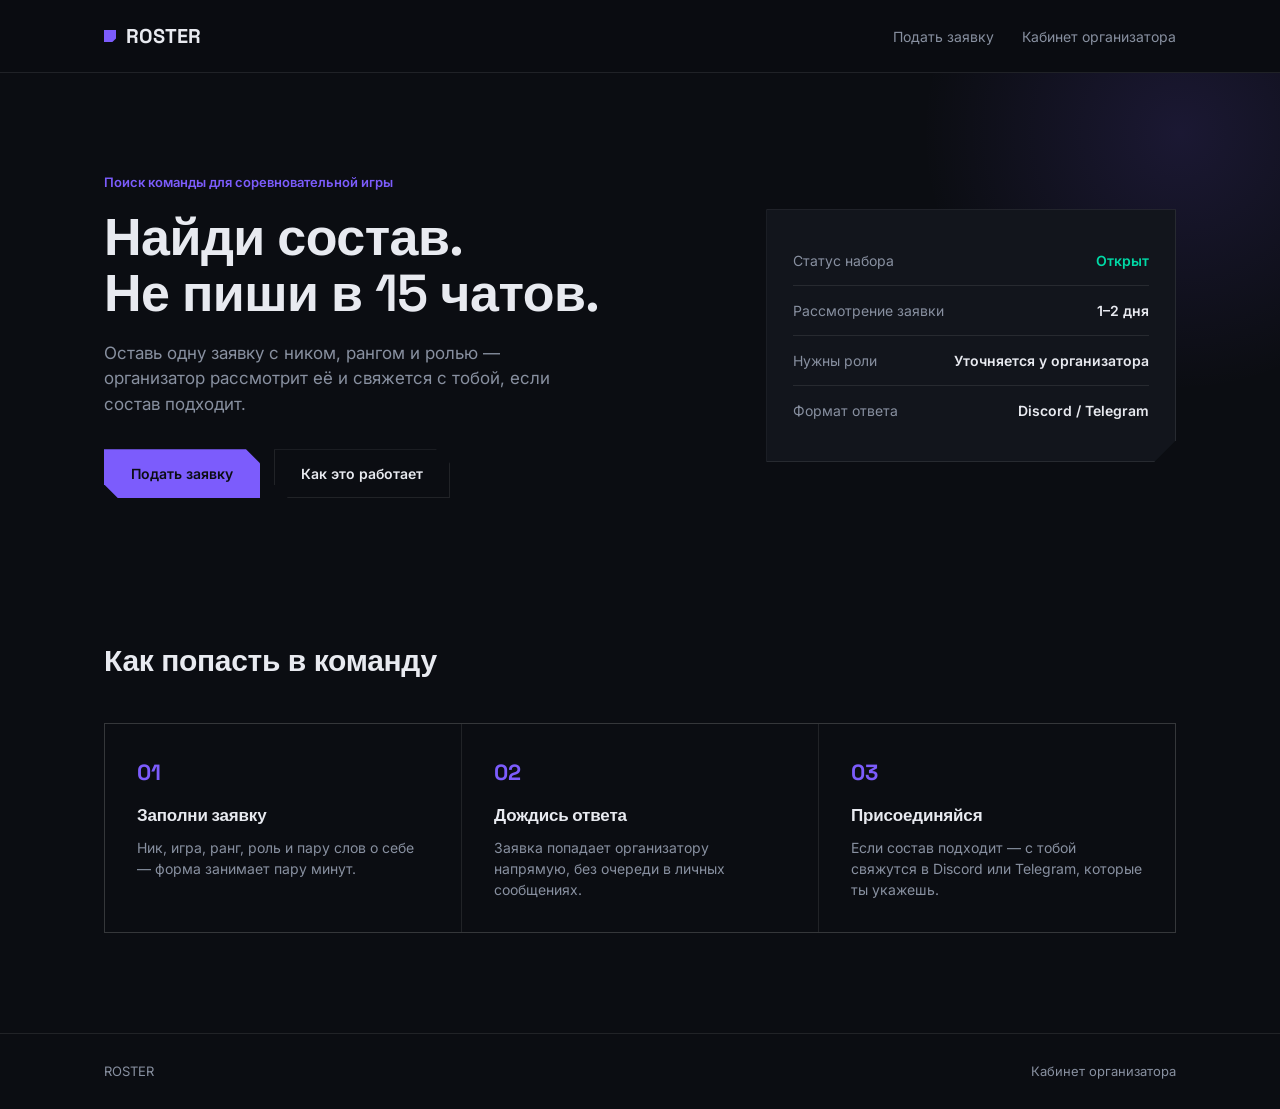
<file: teamfinder/index.html>
<!DOCTYPE html>
<html lang="ru">
<head>
<meta charset="UTF-8">
<meta name="viewport" content="width=device-width, initial-scale=1.0">
<title>ROSTER — найди свою команду</title>
<link rel="stylesheet" href="css/style.css">
</head>
<body>

<nav class="nav">
  <div class="wrap">
    <div class="brand"><span class="brand-mark"></span>ROSTER</div>
    <div class="nav-links">
      <a href="apply.html">Подать заявку</a>
      <a href="admin.html">Кабинет организатора</a>
    </div>
  </div>
</nav>

<section class="hero">
  <div class="wrap hero-grid">
    <div>
      <div class="eyebrow">Поиск команды для соревновательной игры</div>
      <h1>Найди состав.<br>Не пиши в 15 чатов.</h1>
      <p class="lead">Оставь одну заявку с ником, рангом и ролью — организатор рассмотрит её и свяжется с тобой, если состав подходит.</p>
      <div class="hero-actions">
        <a href="apply.html" class="btn btn-primary">Подать заявку</a>
        <a href="#steps" class="btn btn-ghost">Как это работает</a>
      </div>
    </div>
    <div class="hud">
      <div class="hud-row"><span class="k">Статус набора</span><span class="v ok">Открыт</span></div>
      <div class="hud-row"><span class="k">Рассмотрение заявки</span><span class="v">1–2 дня</span></div>
      <div class="hud-row"><span class="k">Нужны роли</span><span class="v">Уточняется у организатора</span></div>
      <div class="hud-row"><span class="k">Формат ответа</span><span class="v">Discord / Telegram</span></div>
    </div>
  </div>
</section>

<section class="steps" id="steps">
  <div class="wrap">
    <h2>Как попасть в команду</h2>
    <div class="step-list">
      <div class="step">
        <div class="num">01</div>
        <h3>Заполни заявку</h3>
        <p>Ник, игра, ранг, роль и пару слов о себе — форма занимает пару минут.</p>
      </div>
      <div class="step">
        <div class="num">02</div>
        <h3>Дождись ответа</h3>
        <p>Заявка попадает организатору напрямую, без очереди в личных сообщениях.</p>
      </div>
      <div class="step">
        <div class="num">03</div>
        <h3>Присоединяйся</h3>
        <p>Если состав подходит — с тобой свяжутся в Discord или Telegram, которые ты укажешь.</p>
      </div>
    </div>
  </div>
</section>

<footer>
  <div class="wrap" style="display:flex;justify-content:space-between;width:100%">
    <span>ROSTER</span>
    <a href="admin.html">Кабинет организатора</a>
  </div>
</footer>

</body>
</html>
</file>
<file: teamfinder/css/style.css>
@import url('https://fonts.googleapis.com/css2?family=Space+Grotesk:wght@500;600;700&family=Inter:wght@400;500;600&display=swap');

:root{
  --bg: #0B0D12;
  --surface: #12151C;
  --surface-2: #171B24;
  --accent: #7C5CFC;
  --accent-soft: rgba(124,92,252,0.14);
  --ok: #00D9A6;
  --ok-soft: rgba(0,217,166,0.14);
  --danger: #FF4D5E;
  --danger-soft: rgba(255,77,94,0.14);
  --text: #E8EAF0;
  --muted: #8890A0;
  --border: rgba(255,255,255,0.09);
  --cut: 14px;
}

*{box-sizing:border-box;margin:0;padding:0}

html{scroll-behavior:smooth}

body{
  background:var(--bg);
  color:var(--text);
  font-family:'Inter',sans-serif;
  line-height:1.5;
  min-height:100vh;
}

h1,h2,h3,.display{
  font-family:'Space Grotesk',sans-serif;
  font-weight:600;
  letter-spacing:-0.01em;
}

a{color:inherit;text-decoration:none}

.wrap{max-width:1120px;margin:0 auto;padding:0 24px}

/* ---------- nav ---------- */
.nav{
  border-bottom:1px solid var(--border);
  position:sticky;top:0;background:rgba(11,13,18,0.85);backdrop-filter:blur(10px);
  z-index:10;
}
.nav .wrap{display:flex;align-items:center;justify-content:space-between;height:72px}
.brand{font-family:'Space Grotesk',sans-serif;font-weight:700;font-size:20px;display:flex;align-items:center;gap:10px}
.brand-mark{
  width:12px;height:12px;background:var(--accent);
  clip-path:polygon(0 0,100% 0,100% 70%,70% 100%,0 100%);
}
.nav-links{display:flex;gap:28px;align-items:center;font-size:14px;color:var(--muted)}
.nav-links a:hover{color:var(--text)}

/* ---------- buttons ---------- */
.btn{
  display:inline-flex;align-items:center;gap:8px;
  padding:13px 26px;
  font-family:'Inter',sans-serif;font-weight:600;font-size:14px;
  border:1px solid transparent;cursor:pointer;
  clip-path:polygon(0 0,calc(100% - var(--cut)) 0,100% var(--cut),100% 100%,var(--cut) 100%,0 calc(100% - var(--cut)));
  transition:transform .15s ease, background .15s ease;
}
.btn:active{transform:scale(0.98)}
.btn-primary{background:var(--accent);color:#0B0D12}
.btn-primary:hover{background:#8f70ff}
.btn-ghost{background:transparent;border-color:var(--border);color:var(--text)}
.btn-ghost:hover{border-color:var(--accent)}
.btn-ok{background:var(--ok);color:#08130f}
.btn-danger{background:transparent;border:1px solid var(--danger);color:var(--danger)}
.btn-danger:hover{background:var(--danger-soft)}
.btn:disabled{opacity:.5;cursor:not-allowed}

/* ---------- hero ---------- */
.hero{padding:100px 0 80px;position:relative;overflow:hidden}
.hero::before{
  content:"";position:absolute;top:-200px;right:-160px;width:520px;height:520px;
  background:radial-gradient(circle,var(--accent-soft) 0%,transparent 70%);
  pointer-events:none;
}
.hero-grid{display:grid;grid-template-columns:1.2fr 0.8fr;gap:48px;align-items:center;position:relative}
.eyebrow{color:var(--accent);font-size:13px;font-weight:600;margin-bottom:16px}
.hero h1{font-size:52px;line-height:1.08;margin-bottom:20px}
.hero p.lead{color:var(--muted);font-size:17px;max-width:480px;margin-bottom:32px}
.hero-actions{display:flex;gap:14px}

.hud{
  background:var(--surface);border:1px solid var(--border);
  clip-path:polygon(0 0,100% 0,100% calc(100% - 22px),calc(100% - 22px) 100%,0 100%);
  padding:26px;
}
.hud-row{display:flex;justify-content:space-between;padding:14px 0;border-bottom:1px solid var(--border);font-size:14px}
.hud-row:last-child{border-bottom:none}
.hud-row .k{color:var(--muted)}
.hud-row .v{font-weight:600}
.hud-row .v.ok{color:var(--ok)}

/* ---------- steps ---------- */
.steps{padding:60px 0 100px}
.steps h2{font-size:30px;margin-bottom:40px}
.step-list{display:grid;grid-template-columns:repeat(3,1fr);gap:1px;background:var(--border);border:1px solid var(--border)}
.step{background:var(--bg);padding:32px}
.step .num{font-family:'Space Grotesk',sans-serif;color:var(--accent);font-size:22px;font-weight:700;margin-bottom:14px}
.step h3{font-size:17px;margin-bottom:8px}
.step p{color:var(--muted);font-size:14px}

footer{border-top:1px solid var(--border);padding:28px 0;color:var(--muted);font-size:13px;display:flex;justify-content:space-between}
footer a:hover{color:var(--text)}

/* ---------- form ---------- */
.form-page{padding:64px 0 100px;max-width:640px;margin:0 auto}
.form-page h1{font-size:34px;margin-bottom:10px}
.form-page p.lead{color:var(--muted);margin-bottom:36px}
.field{margin-bottom:20px}
.field label{display:block;font-size:13px;color:var(--muted);margin-bottom:8px;font-weight:500}
.field input,.field select,.field textarea{
  width:100%;background:var(--surface);border:1px solid var(--border);
  color:var(--text);padding:13px 14px;font-family:'Inter',sans-serif;font-size:14px;
  clip-path:polygon(0 0,100% 0,100% 100%,10px 100%,0 calc(100% - 10px));
}
.field input:focus,.field select:focus,.field textarea:focus{outline:none;border-color:var(--accent)}
.field textarea{resize:vertical;min-height:110px}
.field-row{display:grid;grid-template-columns:1fr 1fr;gap:16px}
.hint{color:var(--muted);font-size:12px;margin-top:6px}

.status-msg{padding:16px;font-size:14px;margin-bottom:24px;display:none;clip-path:polygon(0 0,100% 0,100% 100%,12px 100%,0 calc(100% - 12px))}
.status-msg.show{display:block}
.status-msg.ok{background:var(--ok-soft);border:1px solid var(--ok);color:var(--ok)}
.status-msg.err{background:var(--danger-soft);border:1px solid var(--danger);color:var(--danger)}

/* ---------- admin ---------- */
.admin-page{padding:48px 0 100px}
.admin-head{display:flex;justify-content:space-between;align-items:flex-end;margin-bottom:32px}
.admin-head h1{font-size:28px}
.tabs{display:flex;gap:8px;margin-bottom:28px}
.tab{
  padding:10px 18px;font-size:13px;font-weight:600;color:var(--muted);
  border:1px solid var(--border);cursor:pointer;background:var(--surface);
}
.tab.active{color:var(--text);border-color:var(--accent);background:var(--accent-soft)}

.app-card{
  background:var(--surface);border:1px solid var(--border);padding:22px 24px;
  display:grid;grid-template-columns:1fr auto;gap:18px;align-items:start;margin-bottom:12px;
  clip-path:polygon(0 0,100% 0,100% calc(100% - 16px),calc(100% - 16px) 100%,0 100%);
}
.app-card .main .nick{font-family:'Space Grotesk',sans-serif;font-weight:600;font-size:18px}
.app-card .main .tag{color:var(--muted);font-size:13px;margin-left:8px;font-family:'Inter',monospace}
.app-card .meta{display:flex;gap:18px;flex-wrap:wrap;margin:10px 0;font-size:13px;color:var(--muted)}
.app-card .meta b{color:var(--text);font-weight:600}
.app-card .about{font-size:14px;color:var(--text);opacity:.9;max-width:70ch}
.app-card .actions{display:flex;flex-direction:column;gap:8px;min-width:140px}
.badge{font-size:11px;font-weight:600;padding:4px 10px;display:inline-block;margin-bottom:8px}
.badge.pending{background:var(--accent-soft);color:var(--accent)}
.badge.approved{background:var(--ok-soft);color:var(--ok)}
.badge.rejected{background:var(--danger-soft);color:var(--danger)}
.empty{color:var(--muted);padding:40px 0;text-align:center;font-size:14px}

.login-box{max-width:380px;margin:120px auto;background:var(--surface);border:1px solid var(--border);padding:32px;clip-path:polygon(0 0,100% 0,100% 100%,16px 100%,0 calc(100% - 16px))}
.login-box h1{font-size:22px;margin-bottom:20px}

@media (max-width:760px){
  .hero-grid{grid-template-columns:1fr}
  .hero h1{font-size:36px}
  .step-list{grid-template-columns:1fr}
  .field-row{grid-template-columns:1fr}
  .app-card{grid-template-columns:1fr}
}
</file>
